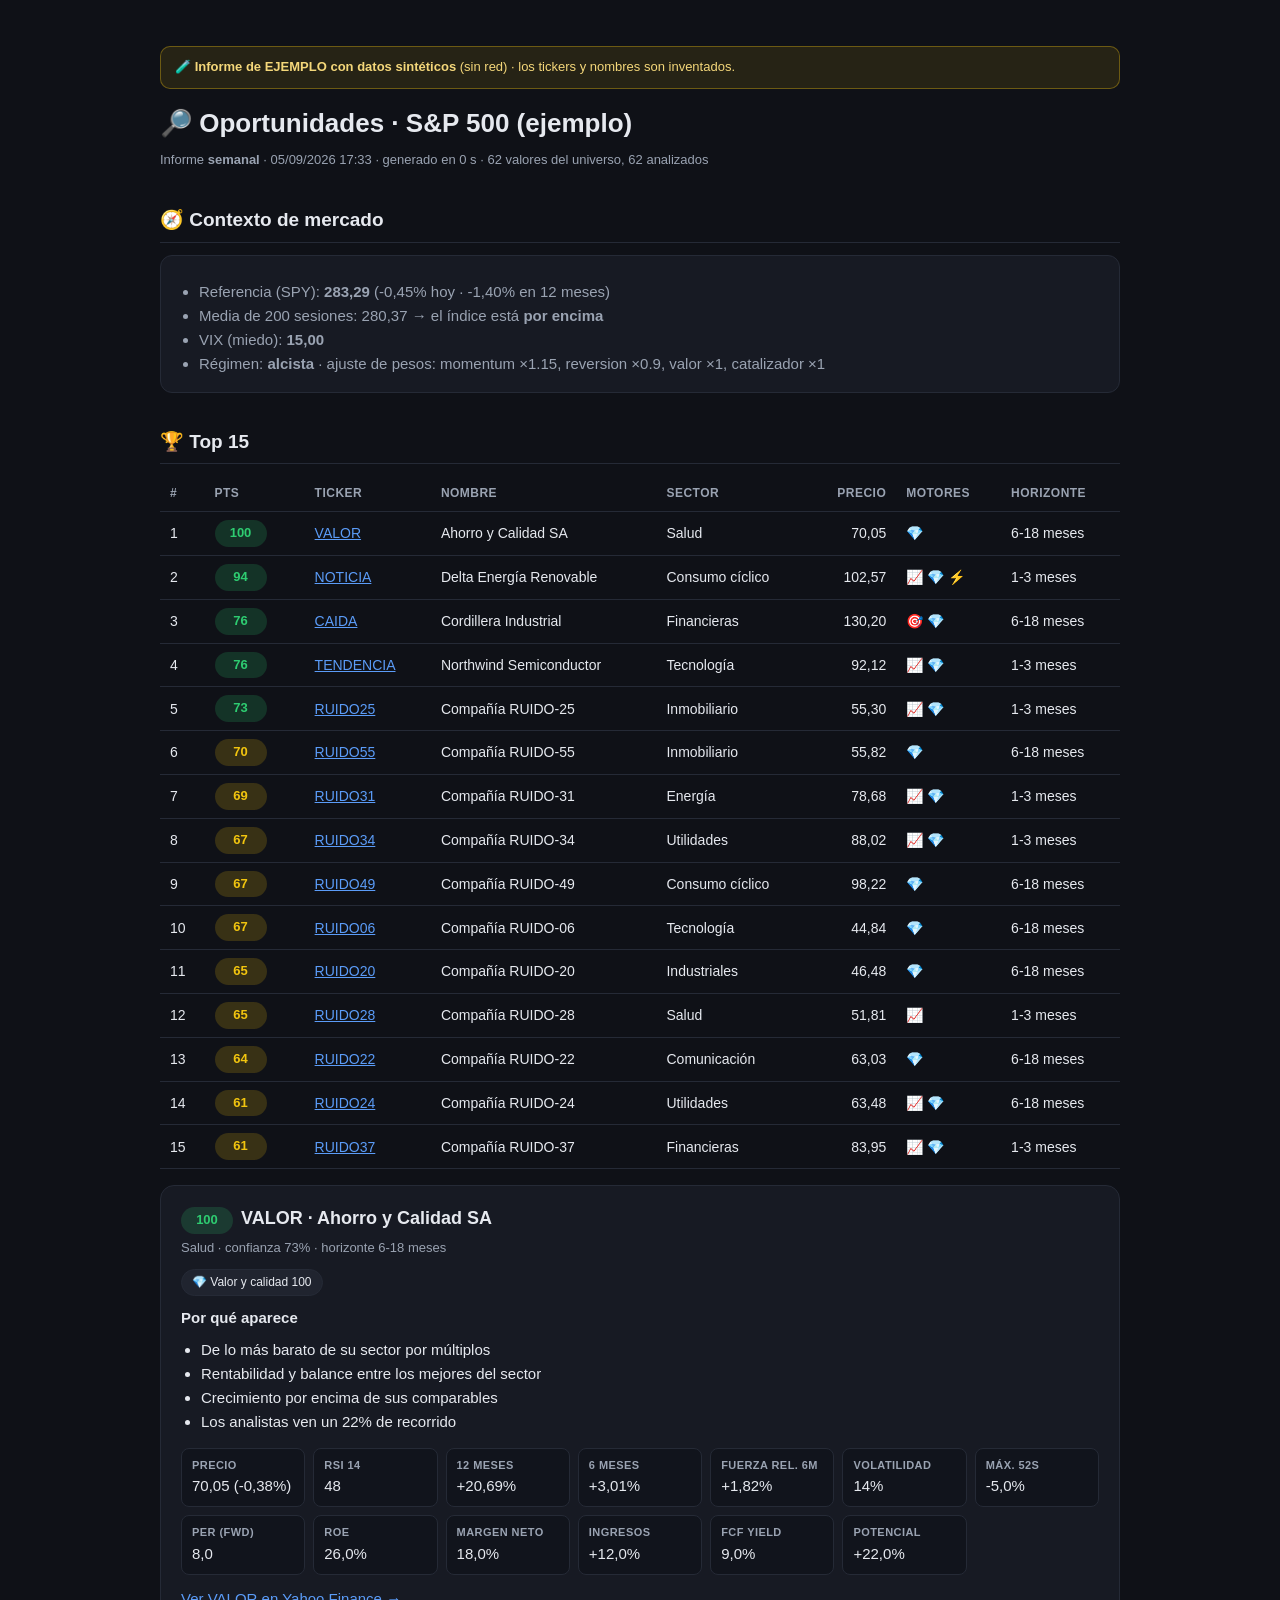
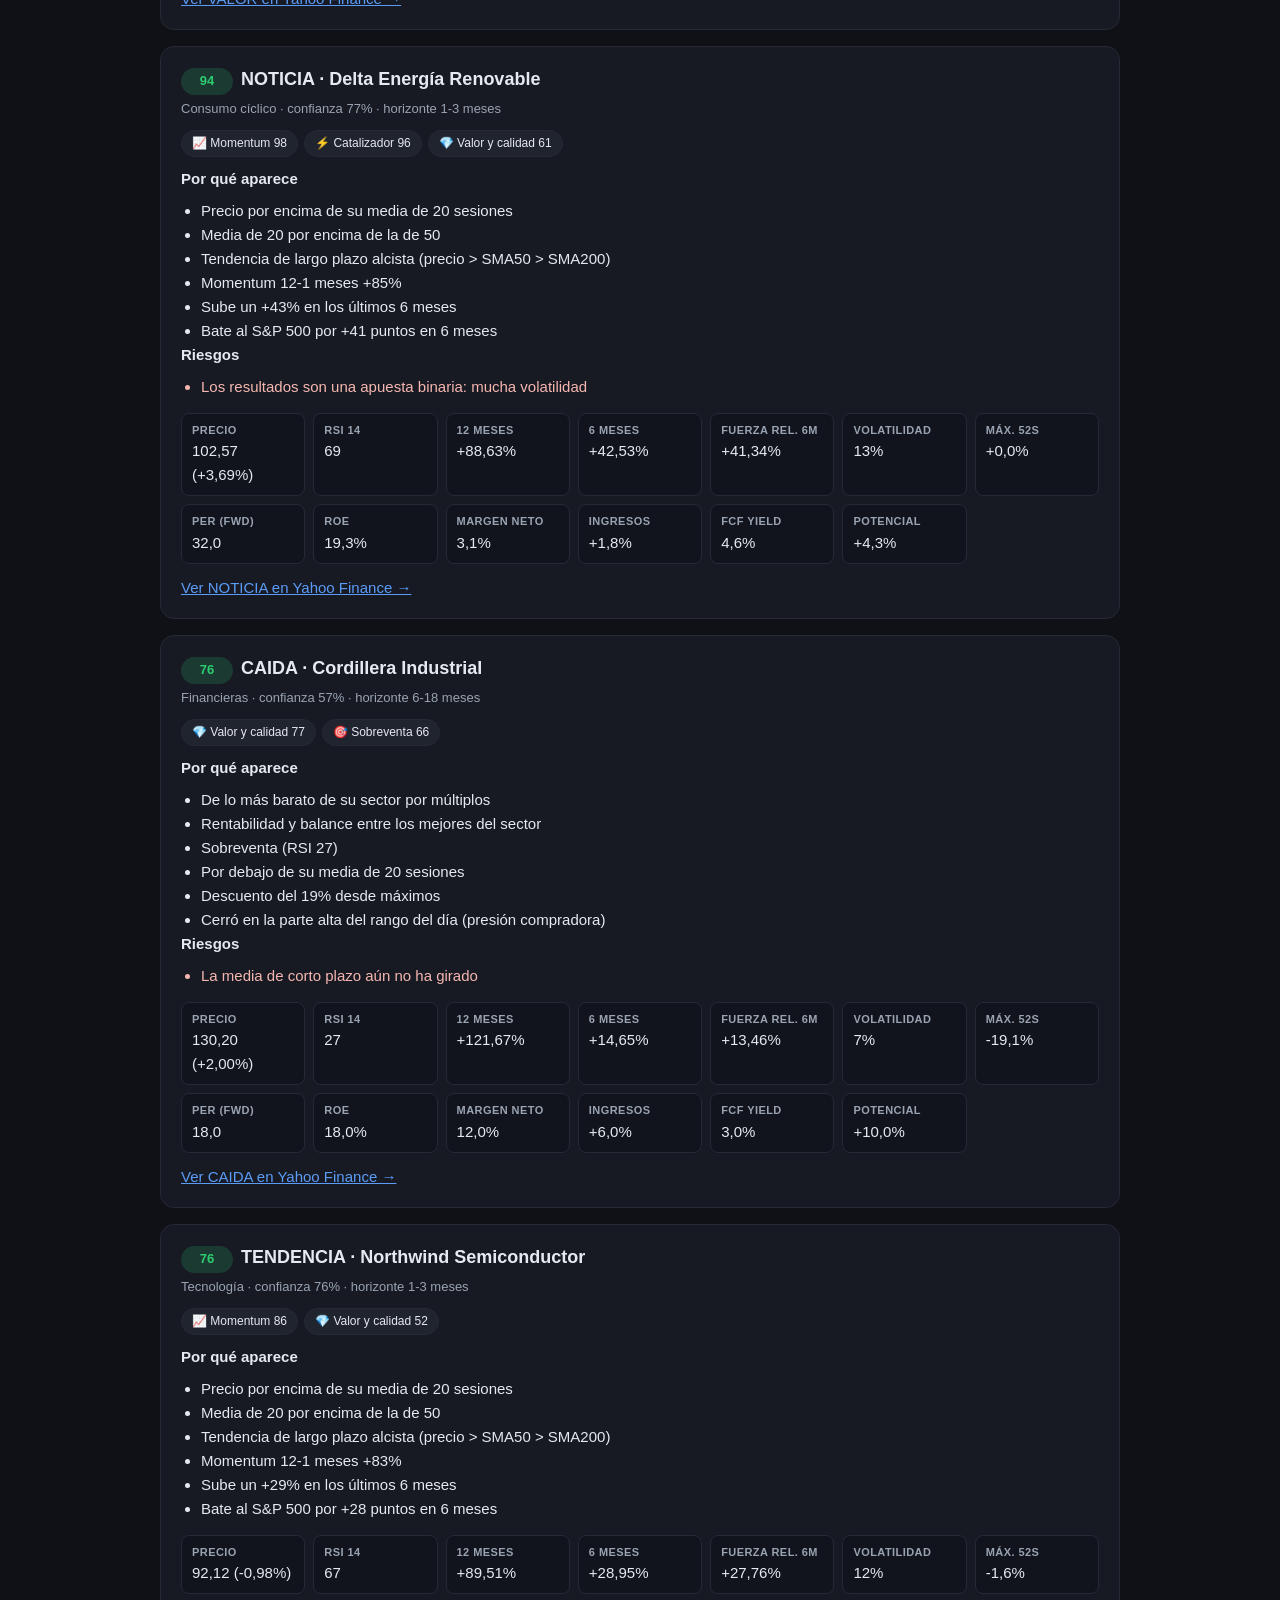
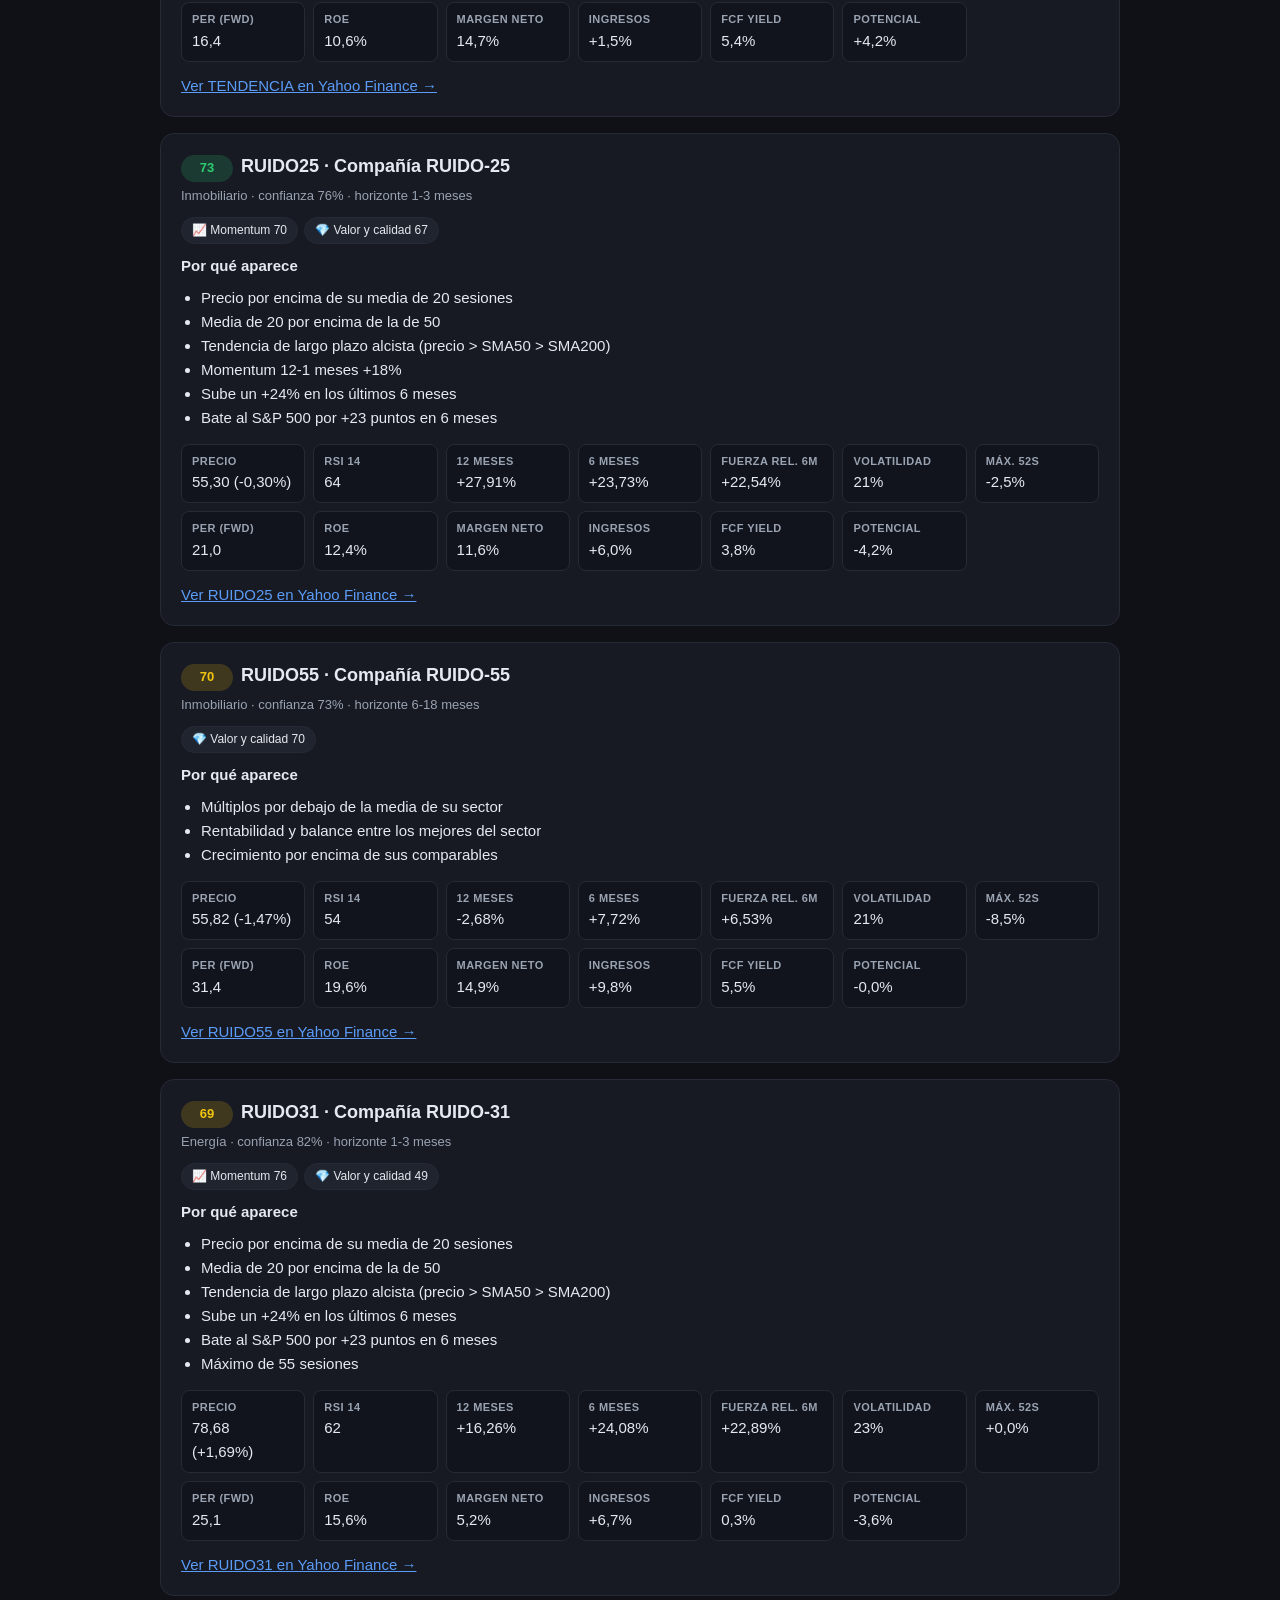
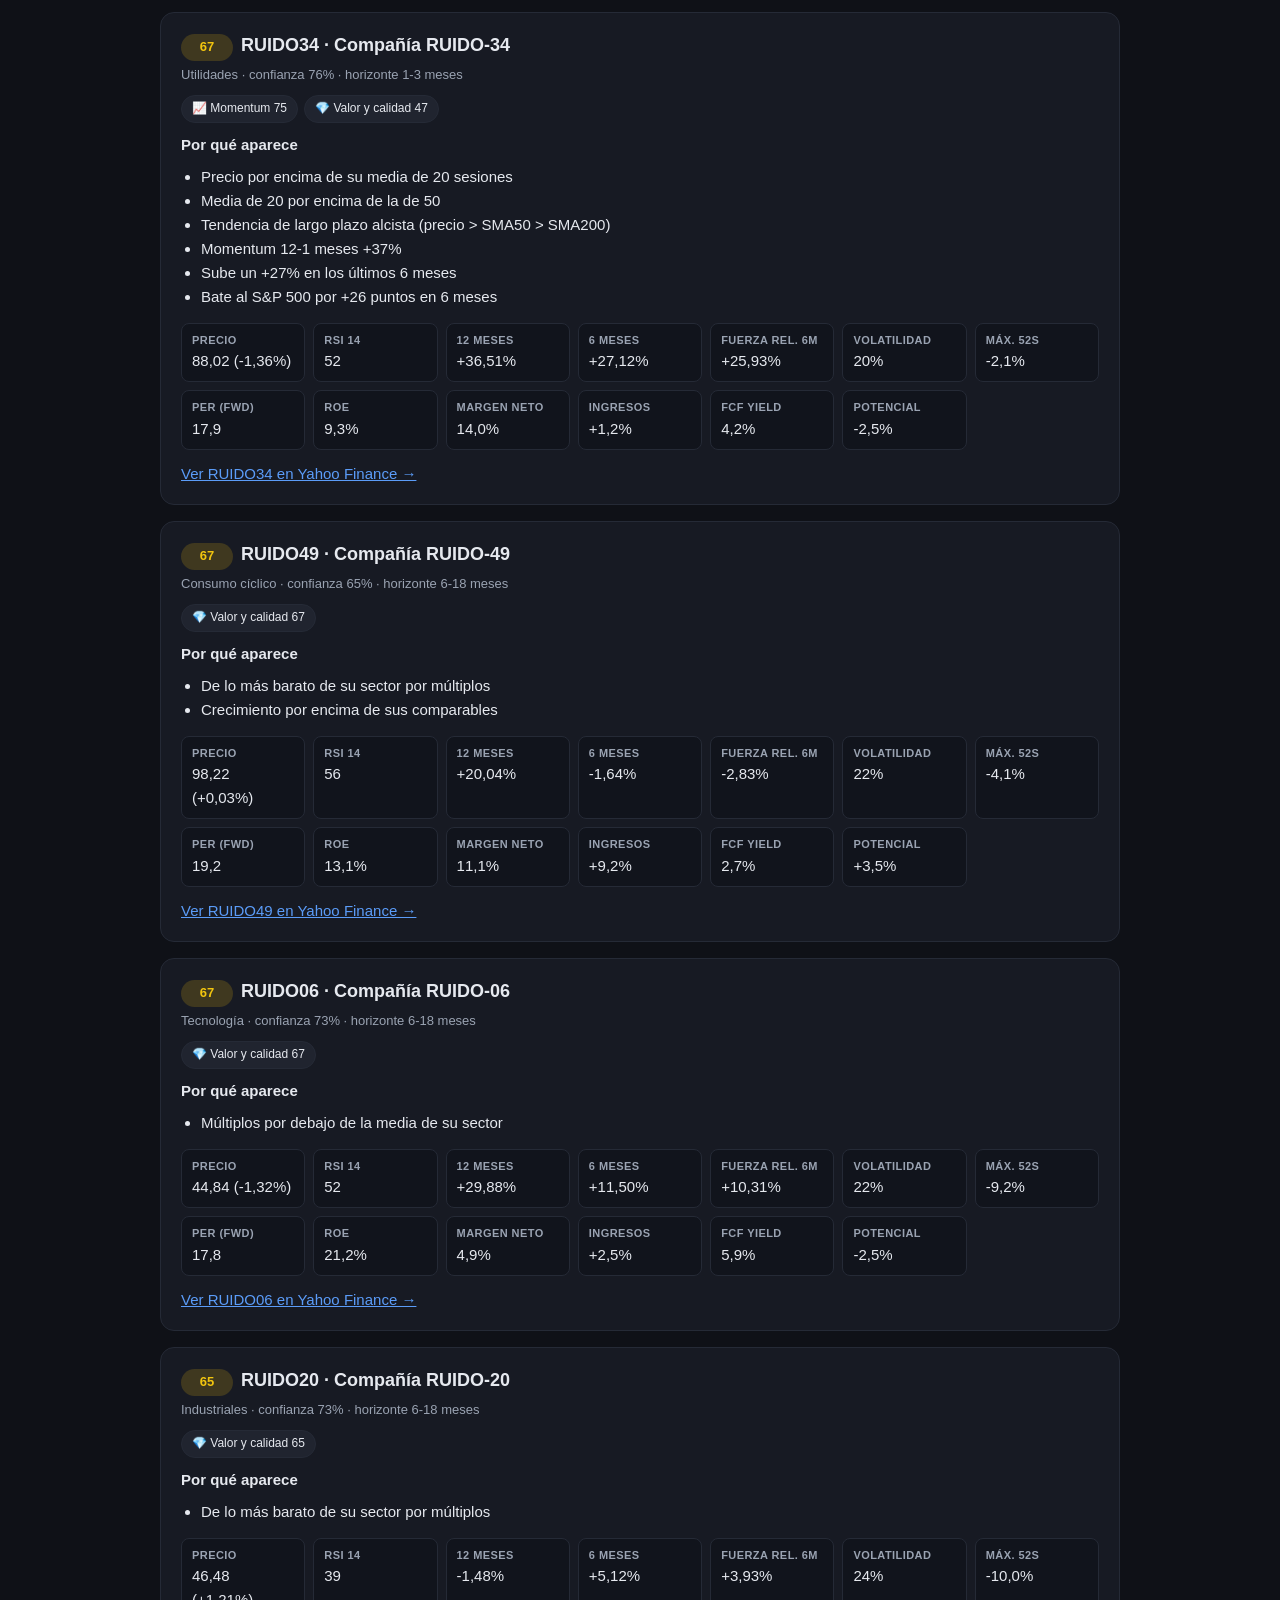
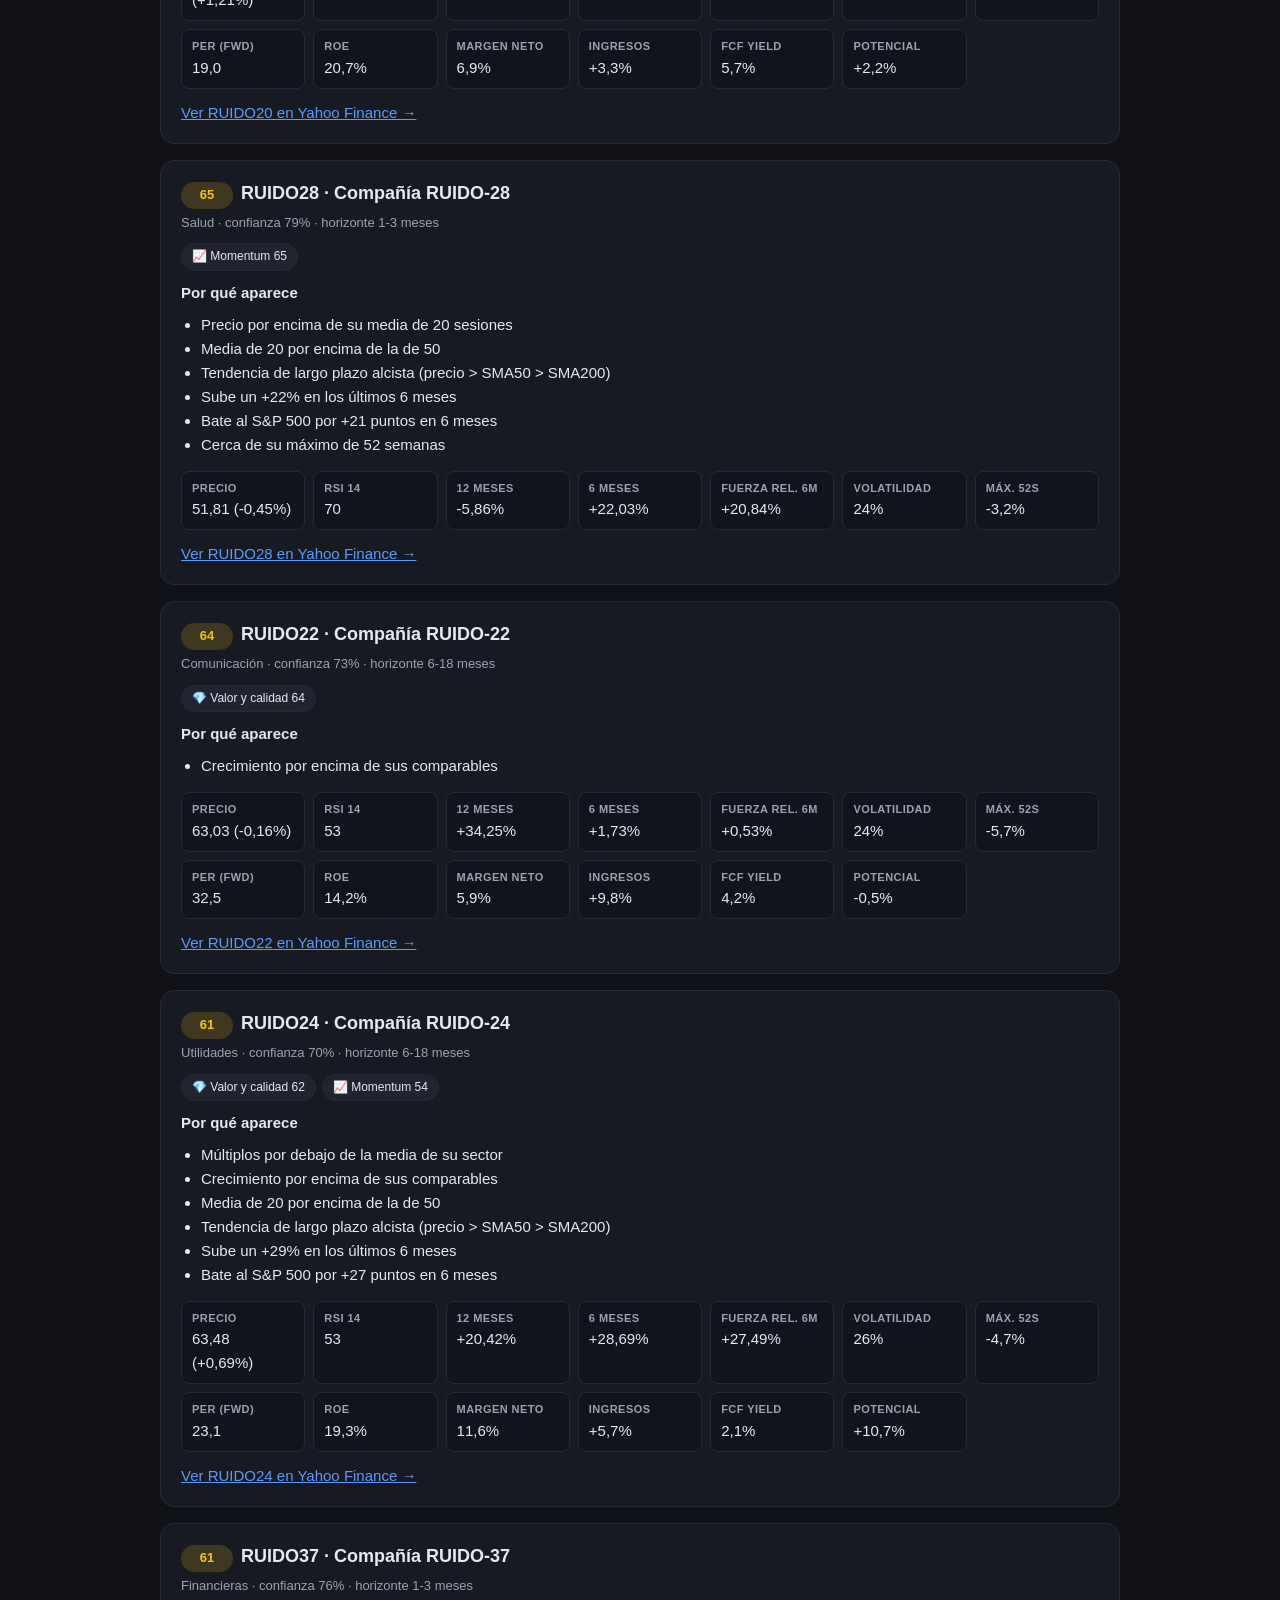
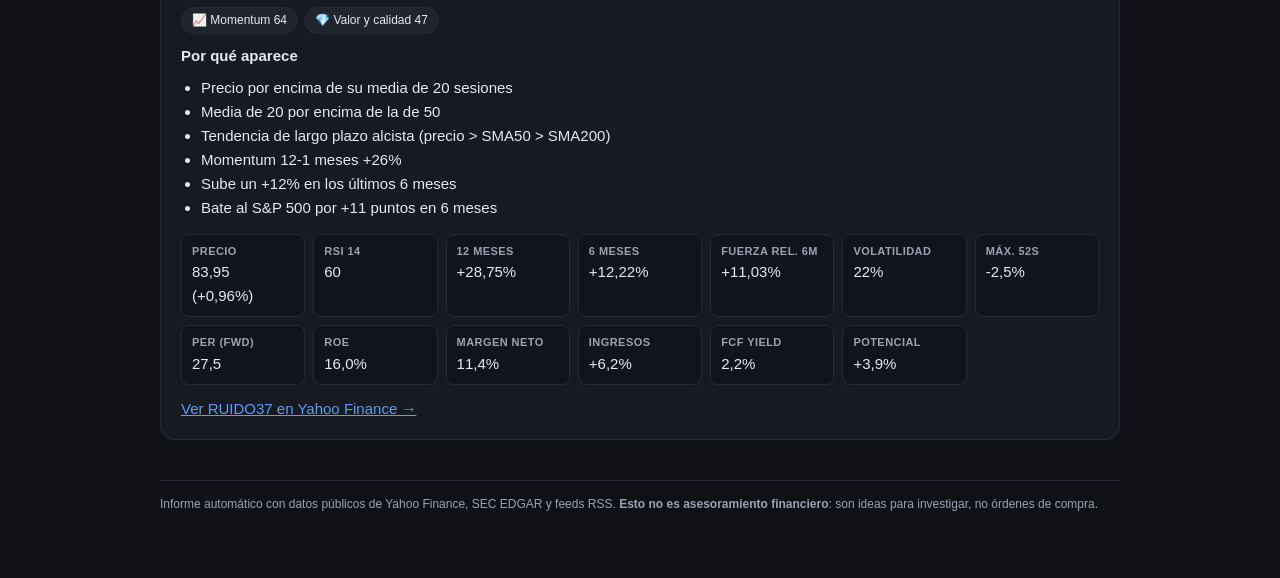
<file: informes/ejemplo.html>
<!doctype html><html lang='es'><head><meta charset='utf-8'><meta name='viewport' content='width=device-width,initial-scale=1'><title>Oportunidades · S&amp;P 500 (ejemplo) · informe semanal</title><style>
:root{--bg:#0f1117;--card:#171a23;--line:#252a36;--txt:#e6e9ef;--dim:#9aa3b2;
--verde:#2ecc71;--ambar:#f1c40f;--rojo:#e74c3c;--azul:#5b9cf8}
*{box-sizing:border-box}
body{margin:0;padding:32px 20px 64px;background:var(--bg);color:var(--txt);
font:15px/1.6 -apple-system,BlinkMacSystemFont,"Segoe UI",Roboto,Helvetica,Arial,sans-serif}
.wrap{max-width:960px;margin:0 auto}
h1{font-size:26px;margin:0 0 6px}
h2{font-size:19px;margin:34px 0 12px;padding-bottom:6px;border-bottom:1px solid var(--line)}
.sub{color:var(--dim);font-size:13px;margin-bottom:24px}
.ctx{background:var(--card);border:1px solid var(--line);border-radius:12px;padding:16px 18px}
.ctx ul{margin:8px 0 0;padding-left:20px;color:var(--dim)}
table{width:100%;border-collapse:collapse;margin:12px 0 4px;font-size:14px}
th,td{text-align:left;padding:8px 10px;border-bottom:1px solid var(--line)}
th{color:var(--dim);font-weight:600;font-size:12px;text-transform:uppercase;letter-spacing:.04em}
td.num,th.num{text-align:right}
.idea{background:var(--card);border:1px solid var(--line);border-radius:14px;
padding:18px 20px;margin:16px 0}
.idea h3{margin:0 0 4px;font-size:18px}
.badge{display:inline-block;min-width:52px;text-align:center;padding:3px 10px;border-radius:999px;
font-weight:700;font-size:13px;margin-right:8px}
.alta{background:rgba(46,204,113,.18);color:var(--verde)}
.media{background:rgba(241,196,15,.18);color:var(--ambar)}
.baja{background:rgba(231,76,60,.16);color:var(--rojo)}
.meta{color:var(--dim);font-size:13px;margin-bottom:10px}
.chips{display:flex;flex-wrap:wrap;gap:6px;margin:10px 0}
.chip{background:#20242f;border:1px solid var(--line);border-radius:999px;
padding:3px 10px;font-size:12px;color:var(--txt)}
ul.raz,ul.rie{margin:8px 0 0;padding-left:20px}
ul.rie li{color:#f6b7b0}
.grid{display:grid;grid-template-columns:repeat(auto-fit,minmax(120px,1fr));gap:8px;margin-top:14px}
.kv{background:#11141c;border:1px solid var(--line);border-radius:8px;padding:8px 10px}
.kv b{display:block;color:var(--dim);font-size:11px;text-transform:uppercase;letter-spacing:.04em}
a{color:var(--azul)}
.foot{margin-top:40px;color:var(--dim);font-size:12px;border-top:1px solid var(--line);padding-top:14px}
.aviso{background:rgba(241,196,15,.1);border:1px solid rgba(241,196,15,.35);
border-radius:10px;padding:10px 14px;color:#f4d77a;font-size:13px;margin:14px 0}
.vacio{background:var(--card);border:1px solid var(--line);border-radius:12px;padding:18px}
</style></head><body><div class='wrap'><div class='aviso'>🧪 <b>Informe de EJEMPLO con datos sintéticos</b> (sin red) · los tickers y nombres son inventados.</div><h1>🔎 Oportunidades · S&amp;P 500 (ejemplo)</h1><div class='sub'>Informe <b>semanal</b> · 05/09/2026 17:33 · generado en 0 s · 62 valores del universo, 62 analizados</div><h2>🧭 Contexto de mercado</h2><div class='ctx'><ul><li>Referencia (SPY): <b>283,29</b> (-0,45% hoy · -1,40% en 12 meses)</li><li>Media de 200 sesiones: 280,37 → el índice está <b>por encima</b></li><li>VIX (miedo): <b>15,00</b></li><li>Régimen: <b>alcista</b> · ajuste de pesos: momentum ×1.15, reversion ×0.9, valor ×1, catalizador ×1</li></ul></div><h2>🏆 Top 15</h2><table><tr><th>#</th><th>Pts</th><th>Ticker</th><th>Nombre</th><th>Sector</th><th class='num'>Precio</th><th>Motores</th><th>Horizonte</th></tr><tr><td>1</td><td><span class='badge alta'>100</span></td><td><a href='https://finance.yahoo.com/quote/VALOR'>VALOR</a></td><td>Ahorro y Calidad SA</td><td>Salud</td><td class='num'>70,05</td><td>💎</td><td>6-18 meses</td></tr><tr><td>2</td><td><span class='badge alta'>94</span></td><td><a href='https://finance.yahoo.com/quote/NOTICIA'>NOTICIA</a></td><td>Delta Energía Renovable</td><td>Consumo cíclico</td><td class='num'>102,57</td><td>📈 💎 ⚡</td><td>1-3 meses</td></tr><tr><td>3</td><td><span class='badge alta'>76</span></td><td><a href='https://finance.yahoo.com/quote/CAIDA'>CAIDA</a></td><td>Cordillera Industrial</td><td>Financieras</td><td class='num'>130,20</td><td>🎯 💎</td><td>6-18 meses</td></tr><tr><td>4</td><td><span class='badge alta'>76</span></td><td><a href='https://finance.yahoo.com/quote/TENDENCIA'>TENDENCIA</a></td><td>Northwind Semiconductor</td><td>Tecnología</td><td class='num'>92,12</td><td>📈 💎</td><td>1-3 meses</td></tr><tr><td>5</td><td><span class='badge alta'>73</span></td><td><a href='https://finance.yahoo.com/quote/RUIDO25'>RUIDO25</a></td><td>Compañía RUIDO-25</td><td>Inmobiliario</td><td class='num'>55,30</td><td>📈 💎</td><td>1-3 meses</td></tr><tr><td>6</td><td><span class='badge media'>70</span></td><td><a href='https://finance.yahoo.com/quote/RUIDO55'>RUIDO55</a></td><td>Compañía RUIDO-55</td><td>Inmobiliario</td><td class='num'>55,82</td><td>💎</td><td>6-18 meses</td></tr><tr><td>7</td><td><span class='badge media'>69</span></td><td><a href='https://finance.yahoo.com/quote/RUIDO31'>RUIDO31</a></td><td>Compañía RUIDO-31</td><td>Energía</td><td class='num'>78,68</td><td>📈 💎</td><td>1-3 meses</td></tr><tr><td>8</td><td><span class='badge media'>67</span></td><td><a href='https://finance.yahoo.com/quote/RUIDO34'>RUIDO34</a></td><td>Compañía RUIDO-34</td><td>Utilidades</td><td class='num'>88,02</td><td>📈 💎</td><td>1-3 meses</td></tr><tr><td>9</td><td><span class='badge media'>67</span></td><td><a href='https://finance.yahoo.com/quote/RUIDO49'>RUIDO49</a></td><td>Compañía RUIDO-49</td><td>Consumo cíclico</td><td class='num'>98,22</td><td>💎</td><td>6-18 meses</td></tr><tr><td>10</td><td><span class='badge media'>67</span></td><td><a href='https://finance.yahoo.com/quote/RUIDO06'>RUIDO06</a></td><td>Compañía RUIDO-06</td><td>Tecnología</td><td class='num'>44,84</td><td>💎</td><td>6-18 meses</td></tr><tr><td>11</td><td><span class='badge media'>65</span></td><td><a href='https://finance.yahoo.com/quote/RUIDO20'>RUIDO20</a></td><td>Compañía RUIDO-20</td><td>Industriales</td><td class='num'>46,48</td><td>💎</td><td>6-18 meses</td></tr><tr><td>12</td><td><span class='badge media'>65</span></td><td><a href='https://finance.yahoo.com/quote/RUIDO28'>RUIDO28</a></td><td>Compañía RUIDO-28</td><td>Salud</td><td class='num'>51,81</td><td>📈</td><td>1-3 meses</td></tr><tr><td>13</td><td><span class='badge media'>64</span></td><td><a href='https://finance.yahoo.com/quote/RUIDO22'>RUIDO22</a></td><td>Compañía RUIDO-22</td><td>Comunicación</td><td class='num'>63,03</td><td>💎</td><td>6-18 meses</td></tr><tr><td>14</td><td><span class='badge media'>61</span></td><td><a href='https://finance.yahoo.com/quote/RUIDO24'>RUIDO24</a></td><td>Compañía RUIDO-24</td><td>Utilidades</td><td class='num'>63,48</td><td>📈 💎</td><td>6-18 meses</td></tr><tr><td>15</td><td><span class='badge media'>61</span></td><td><a href='https://finance.yahoo.com/quote/RUIDO37'>RUIDO37</a></td><td>Compañía RUIDO-37</td><td>Financieras</td><td class='num'>83,95</td><td>📈 💎</td><td>1-3 meses</td></tr></table><div class='idea'><h3><span class='badge alta'>100</span>VALOR · Ahorro y Calidad SA</h3><div class='meta'>Salud · confianza 73% · horizonte 6-18 meses</div><div class='chips'><span class='chip'>💎 Valor y calidad 100</span></div><b>Por qué aparece</b><ul class='raz'><li>De lo más barato de su sector por múltiplos</li><li>Rentabilidad y balance entre los mejores del sector</li><li>Crecimiento por encima de sus comparables</li><li>Los analistas ven un 22% de recorrido</li></ul><div class='grid'><div class='kv'><b>Precio</b>70,05 (-0,38%)</div><div class='kv'><b>RSI 14</b>48</div><div class='kv'><b>12 meses</b>+20,69%</div><div class='kv'><b>6 meses</b>+3,01%</div><div class='kv'><b>Fuerza rel. 6m</b>+1,82%</div><div class='kv'><b>Volatilidad</b>14%</div><div class='kv'><b>Máx. 52s</b>-5,0%</div><div class='kv'><b>PER (fwd)</b>8,0</div><div class='kv'><b>ROE</b>26,0%</div><div class='kv'><b>Margen neto</b>18,0%</div><div class='kv'><b>Ingresos</b>+12,0%</div><div class='kv'><b>FCF yield</b>9,0%</div><div class='kv'><b>Potencial</b>+22,0%</div></div><div style='margin-top:12px'><a href='https://finance.yahoo.com/quote/VALOR'>Ver VALOR en Yahoo Finance →</a></div></div><div class='idea'><h3><span class='badge alta'>94</span>NOTICIA · Delta Energía Renovable</h3><div class='meta'>Consumo cíclico · confianza 77% · horizonte 1-3 meses</div><div class='chips'><span class='chip'>📈 Momentum 98</span><span class='chip'>⚡ Catalizador 96</span><span class='chip'>💎 Valor y calidad 61</span></div><b>Por qué aparece</b><ul class='raz'><li>Precio por encima de su media de 20 sesiones</li><li>Media de 20 por encima de la de 50</li><li>Tendencia de largo plazo alcista (precio &gt; SMA50 &gt; SMA200)</li><li>Momentum 12-1 meses +85%</li><li>Sube un +43% en los últimos 6 meses</li><li>Bate al S&amp;P 500 por +41 puntos en 6 meses</li></ul><b>Riesgos</b><ul class='rie'><li>Los resultados son una apuesta binaria: mucha volatilidad</li></ul><div class='grid'><div class='kv'><b>Precio</b>102,57 (+3,69%)</div><div class='kv'><b>RSI 14</b>69</div><div class='kv'><b>12 meses</b>+88,63%</div><div class='kv'><b>6 meses</b>+42,53%</div><div class='kv'><b>Fuerza rel. 6m</b>+41,34%</div><div class='kv'><b>Volatilidad</b>13%</div><div class='kv'><b>Máx. 52s</b>+0,0%</div><div class='kv'><b>PER (fwd)</b>32,0</div><div class='kv'><b>ROE</b>19,3%</div><div class='kv'><b>Margen neto</b>3,1%</div><div class='kv'><b>Ingresos</b>+1,8%</div><div class='kv'><b>FCF yield</b>4,6%</div><div class='kv'><b>Potencial</b>+4,3%</div></div><div style='margin-top:12px'><a href='https://finance.yahoo.com/quote/NOTICIA'>Ver NOTICIA en Yahoo Finance →</a></div></div><div class='idea'><h3><span class='badge alta'>76</span>CAIDA · Cordillera Industrial</h3><div class='meta'>Financieras · confianza 57% · horizonte 6-18 meses</div><div class='chips'><span class='chip'>💎 Valor y calidad 77</span><span class='chip'>🎯 Sobreventa 66</span></div><b>Por qué aparece</b><ul class='raz'><li>De lo más barato de su sector por múltiplos</li><li>Rentabilidad y balance entre los mejores del sector</li><li>Sobreventa (RSI 27)</li><li>Por debajo de su media de 20 sesiones</li><li>Descuento del 19% desde máximos</li><li>Cerró en la parte alta del rango del día (presión compradora)</li></ul><b>Riesgos</b><ul class='rie'><li>La media de corto plazo aún no ha girado</li></ul><div class='grid'><div class='kv'><b>Precio</b>130,20 (+2,00%)</div><div class='kv'><b>RSI 14</b>27</div><div class='kv'><b>12 meses</b>+121,67%</div><div class='kv'><b>6 meses</b>+14,65%</div><div class='kv'><b>Fuerza rel. 6m</b>+13,46%</div><div class='kv'><b>Volatilidad</b>7%</div><div class='kv'><b>Máx. 52s</b>-19,1%</div><div class='kv'><b>PER (fwd)</b>18,0</div><div class='kv'><b>ROE</b>18,0%</div><div class='kv'><b>Margen neto</b>12,0%</div><div class='kv'><b>Ingresos</b>+6,0%</div><div class='kv'><b>FCF yield</b>3,0%</div><div class='kv'><b>Potencial</b>+10,0%</div></div><div style='margin-top:12px'><a href='https://finance.yahoo.com/quote/CAIDA'>Ver CAIDA en Yahoo Finance →</a></div></div><div class='idea'><h3><span class='badge alta'>76</span>TENDENCIA · Northwind Semiconductor</h3><div class='meta'>Tecnología · confianza 76% · horizonte 1-3 meses</div><div class='chips'><span class='chip'>📈 Momentum 86</span><span class='chip'>💎 Valor y calidad 52</span></div><b>Por qué aparece</b><ul class='raz'><li>Precio por encima de su media de 20 sesiones</li><li>Media de 20 por encima de la de 50</li><li>Tendencia de largo plazo alcista (precio &gt; SMA50 &gt; SMA200)</li><li>Momentum 12-1 meses +83%</li><li>Sube un +29% en los últimos 6 meses</li><li>Bate al S&amp;P 500 por +28 puntos en 6 meses</li></ul><div class='grid'><div class='kv'><b>Precio</b>92,12 (-0,98%)</div><div class='kv'><b>RSI 14</b>67</div><div class='kv'><b>12 meses</b>+89,51%</div><div class='kv'><b>6 meses</b>+28,95%</div><div class='kv'><b>Fuerza rel. 6m</b>+27,76%</div><div class='kv'><b>Volatilidad</b>12%</div><div class='kv'><b>Máx. 52s</b>-1,6%</div><div class='kv'><b>PER (fwd)</b>16,4</div><div class='kv'><b>ROE</b>10,6%</div><div class='kv'><b>Margen neto</b>14,7%</div><div class='kv'><b>Ingresos</b>+1,5%</div><div class='kv'><b>FCF yield</b>5,4%</div><div class='kv'><b>Potencial</b>+4,2%</div></div><div style='margin-top:12px'><a href='https://finance.yahoo.com/quote/TENDENCIA'>Ver TENDENCIA en Yahoo Finance →</a></div></div><div class='idea'><h3><span class='badge alta'>73</span>RUIDO25 · Compañía RUIDO-25</h3><div class='meta'>Inmobiliario · confianza 76% · horizonte 1-3 meses</div><div class='chips'><span class='chip'>📈 Momentum 70</span><span class='chip'>💎 Valor y calidad 67</span></div><b>Por qué aparece</b><ul class='raz'><li>Precio por encima de su media de 20 sesiones</li><li>Media de 20 por encima de la de 50</li><li>Tendencia de largo plazo alcista (precio &gt; SMA50 &gt; SMA200)</li><li>Momentum 12-1 meses +18%</li><li>Sube un +24% en los últimos 6 meses</li><li>Bate al S&amp;P 500 por +23 puntos en 6 meses</li></ul><div class='grid'><div class='kv'><b>Precio</b>55,30 (-0,30%)</div><div class='kv'><b>RSI 14</b>64</div><div class='kv'><b>12 meses</b>+27,91%</div><div class='kv'><b>6 meses</b>+23,73%</div><div class='kv'><b>Fuerza rel. 6m</b>+22,54%</div><div class='kv'><b>Volatilidad</b>21%</div><div class='kv'><b>Máx. 52s</b>-2,5%</div><div class='kv'><b>PER (fwd)</b>21,0</div><div class='kv'><b>ROE</b>12,4%</div><div class='kv'><b>Margen neto</b>11,6%</div><div class='kv'><b>Ingresos</b>+6,0%</div><div class='kv'><b>FCF yield</b>3,8%</div><div class='kv'><b>Potencial</b>-4,2%</div></div><div style='margin-top:12px'><a href='https://finance.yahoo.com/quote/RUIDO25'>Ver RUIDO25 en Yahoo Finance →</a></div></div><div class='idea'><h3><span class='badge media'>70</span>RUIDO55 · Compañía RUIDO-55</h3><div class='meta'>Inmobiliario · confianza 73% · horizonte 6-18 meses</div><div class='chips'><span class='chip'>💎 Valor y calidad 70</span></div><b>Por qué aparece</b><ul class='raz'><li>Múltiplos por debajo de la media de su sector</li><li>Rentabilidad y balance entre los mejores del sector</li><li>Crecimiento por encima de sus comparables</li></ul><div class='grid'><div class='kv'><b>Precio</b>55,82 (-1,47%)</div><div class='kv'><b>RSI 14</b>54</div><div class='kv'><b>12 meses</b>-2,68%</div><div class='kv'><b>6 meses</b>+7,72%</div><div class='kv'><b>Fuerza rel. 6m</b>+6,53%</div><div class='kv'><b>Volatilidad</b>21%</div><div class='kv'><b>Máx. 52s</b>-8,5%</div><div class='kv'><b>PER (fwd)</b>31,4</div><div class='kv'><b>ROE</b>19,6%</div><div class='kv'><b>Margen neto</b>14,9%</div><div class='kv'><b>Ingresos</b>+9,8%</div><div class='kv'><b>FCF yield</b>5,5%</div><div class='kv'><b>Potencial</b>-0,0%</div></div><div style='margin-top:12px'><a href='https://finance.yahoo.com/quote/RUIDO55'>Ver RUIDO55 en Yahoo Finance →</a></div></div><div class='idea'><h3><span class='badge media'>69</span>RUIDO31 · Compañía RUIDO-31</h3><div class='meta'>Energía · confianza 82% · horizonte 1-3 meses</div><div class='chips'><span class='chip'>📈 Momentum 76</span><span class='chip'>💎 Valor y calidad 49</span></div><b>Por qué aparece</b><ul class='raz'><li>Precio por encima de su media de 20 sesiones</li><li>Media de 20 por encima de la de 50</li><li>Tendencia de largo plazo alcista (precio &gt; SMA50 &gt; SMA200)</li><li>Sube un +24% en los últimos 6 meses</li><li>Bate al S&amp;P 500 por +23 puntos en 6 meses</li><li>Máximo de 55 sesiones</li></ul><div class='grid'><div class='kv'><b>Precio</b>78,68 (+1,69%)</div><div class='kv'><b>RSI 14</b>62</div><div class='kv'><b>12 meses</b>+16,26%</div><div class='kv'><b>6 meses</b>+24,08%</div><div class='kv'><b>Fuerza rel. 6m</b>+22,89%</div><div class='kv'><b>Volatilidad</b>23%</div><div class='kv'><b>Máx. 52s</b>+0,0%</div><div class='kv'><b>PER (fwd)</b>25,1</div><div class='kv'><b>ROE</b>15,6%</div><div class='kv'><b>Margen neto</b>5,2%</div><div class='kv'><b>Ingresos</b>+6,7%</div><div class='kv'><b>FCF yield</b>0,3%</div><div class='kv'><b>Potencial</b>-3,6%</div></div><div style='margin-top:12px'><a href='https://finance.yahoo.com/quote/RUIDO31'>Ver RUIDO31 en Yahoo Finance →</a></div></div><div class='idea'><h3><span class='badge media'>67</span>RUIDO34 · Compañía RUIDO-34</h3><div class='meta'>Utilidades · confianza 76% · horizonte 1-3 meses</div><div class='chips'><span class='chip'>📈 Momentum 75</span><span class='chip'>💎 Valor y calidad 47</span></div><b>Por qué aparece</b><ul class='raz'><li>Precio por encima de su media de 20 sesiones</li><li>Media de 20 por encima de la de 50</li><li>Tendencia de largo plazo alcista (precio &gt; SMA50 &gt; SMA200)</li><li>Momentum 12-1 meses +37%</li><li>Sube un +27% en los últimos 6 meses</li><li>Bate al S&amp;P 500 por +26 puntos en 6 meses</li></ul><div class='grid'><div class='kv'><b>Precio</b>88,02 (-1,36%)</div><div class='kv'><b>RSI 14</b>52</div><div class='kv'><b>12 meses</b>+36,51%</div><div class='kv'><b>6 meses</b>+27,12%</div><div class='kv'><b>Fuerza rel. 6m</b>+25,93%</div><div class='kv'><b>Volatilidad</b>20%</div><div class='kv'><b>Máx. 52s</b>-2,1%</div><div class='kv'><b>PER (fwd)</b>17,9</div><div class='kv'><b>ROE</b>9,3%</div><div class='kv'><b>Margen neto</b>14,0%</div><div class='kv'><b>Ingresos</b>+1,2%</div><div class='kv'><b>FCF yield</b>4,2%</div><div class='kv'><b>Potencial</b>-2,5%</div></div><div style='margin-top:12px'><a href='https://finance.yahoo.com/quote/RUIDO34'>Ver RUIDO34 en Yahoo Finance →</a></div></div><div class='idea'><h3><span class='badge media'>67</span>RUIDO49 · Compañía RUIDO-49</h3><div class='meta'>Consumo cíclico · confianza 65% · horizonte 6-18 meses</div><div class='chips'><span class='chip'>💎 Valor y calidad 67</span></div><b>Por qué aparece</b><ul class='raz'><li>De lo más barato de su sector por múltiplos</li><li>Crecimiento por encima de sus comparables</li></ul><div class='grid'><div class='kv'><b>Precio</b>98,22 (+0,03%)</div><div class='kv'><b>RSI 14</b>56</div><div class='kv'><b>12 meses</b>+20,04%</div><div class='kv'><b>6 meses</b>-1,64%</div><div class='kv'><b>Fuerza rel. 6m</b>-2,83%</div><div class='kv'><b>Volatilidad</b>22%</div><div class='kv'><b>Máx. 52s</b>-4,1%</div><div class='kv'><b>PER (fwd)</b>19,2</div><div class='kv'><b>ROE</b>13,1%</div><div class='kv'><b>Margen neto</b>11,1%</div><div class='kv'><b>Ingresos</b>+9,2%</div><div class='kv'><b>FCF yield</b>2,7%</div><div class='kv'><b>Potencial</b>+3,5%</div></div><div style='margin-top:12px'><a href='https://finance.yahoo.com/quote/RUIDO49'>Ver RUIDO49 en Yahoo Finance →</a></div></div><div class='idea'><h3><span class='badge media'>67</span>RUIDO06 · Compañía RUIDO-06</h3><div class='meta'>Tecnología · confianza 73% · horizonte 6-18 meses</div><div class='chips'><span class='chip'>💎 Valor y calidad 67</span></div><b>Por qué aparece</b><ul class='raz'><li>Múltiplos por debajo de la media de su sector</li></ul><div class='grid'><div class='kv'><b>Precio</b>44,84 (-1,32%)</div><div class='kv'><b>RSI 14</b>52</div><div class='kv'><b>12 meses</b>+29,88%</div><div class='kv'><b>6 meses</b>+11,50%</div><div class='kv'><b>Fuerza rel. 6m</b>+10,31%</div><div class='kv'><b>Volatilidad</b>22%</div><div class='kv'><b>Máx. 52s</b>-9,2%</div><div class='kv'><b>PER (fwd)</b>17,8</div><div class='kv'><b>ROE</b>21,2%</div><div class='kv'><b>Margen neto</b>4,9%</div><div class='kv'><b>Ingresos</b>+2,5%</div><div class='kv'><b>FCF yield</b>5,9%</div><div class='kv'><b>Potencial</b>-2,5%</div></div><div style='margin-top:12px'><a href='https://finance.yahoo.com/quote/RUIDO06'>Ver RUIDO06 en Yahoo Finance →</a></div></div><div class='idea'><h3><span class='badge media'>65</span>RUIDO20 · Compañía RUIDO-20</h3><div class='meta'>Industriales · confianza 73% · horizonte 6-18 meses</div><div class='chips'><span class='chip'>💎 Valor y calidad 65</span></div><b>Por qué aparece</b><ul class='raz'><li>De lo más barato de su sector por múltiplos</li></ul><div class='grid'><div class='kv'><b>Precio</b>46,48 (+1,21%)</div><div class='kv'><b>RSI 14</b>39</div><div class='kv'><b>12 meses</b>-1,48%</div><div class='kv'><b>6 meses</b>+5,12%</div><div class='kv'><b>Fuerza rel. 6m</b>+3,93%</div><div class='kv'><b>Volatilidad</b>24%</div><div class='kv'><b>Máx. 52s</b>-10,0%</div><div class='kv'><b>PER (fwd)</b>19,0</div><div class='kv'><b>ROE</b>20,7%</div><div class='kv'><b>Margen neto</b>6,9%</div><div class='kv'><b>Ingresos</b>+3,3%</div><div class='kv'><b>FCF yield</b>5,7%</div><div class='kv'><b>Potencial</b>+2,2%</div></div><div style='margin-top:12px'><a href='https://finance.yahoo.com/quote/RUIDO20'>Ver RUIDO20 en Yahoo Finance →</a></div></div><div class='idea'><h3><span class='badge media'>65</span>RUIDO28 · Compañía RUIDO-28</h3><div class='meta'>Salud · confianza 79% · horizonte 1-3 meses</div><div class='chips'><span class='chip'>📈 Momentum 65</span></div><b>Por qué aparece</b><ul class='raz'><li>Precio por encima de su media de 20 sesiones</li><li>Media de 20 por encima de la de 50</li><li>Tendencia de largo plazo alcista (precio &gt; SMA50 &gt; SMA200)</li><li>Sube un +22% en los últimos 6 meses</li><li>Bate al S&amp;P 500 por +21 puntos en 6 meses</li><li>Cerca de su máximo de 52 semanas</li></ul><div class='grid'><div class='kv'><b>Precio</b>51,81 (-0,45%)</div><div class='kv'><b>RSI 14</b>70</div><div class='kv'><b>12 meses</b>-5,86%</div><div class='kv'><b>6 meses</b>+22,03%</div><div class='kv'><b>Fuerza rel. 6m</b>+20,84%</div><div class='kv'><b>Volatilidad</b>24%</div><div class='kv'><b>Máx. 52s</b>-3,2%</div></div><div style='margin-top:12px'><a href='https://finance.yahoo.com/quote/RUIDO28'>Ver RUIDO28 en Yahoo Finance →</a></div></div><div class='idea'><h3><span class='badge media'>64</span>RUIDO22 · Compañía RUIDO-22</h3><div class='meta'>Comunicación · confianza 73% · horizonte 6-18 meses</div><div class='chips'><span class='chip'>💎 Valor y calidad 64</span></div><b>Por qué aparece</b><ul class='raz'><li>Crecimiento por encima de sus comparables</li></ul><div class='grid'><div class='kv'><b>Precio</b>63,03 (-0,16%)</div><div class='kv'><b>RSI 14</b>53</div><div class='kv'><b>12 meses</b>+34,25%</div><div class='kv'><b>6 meses</b>+1,73%</div><div class='kv'><b>Fuerza rel. 6m</b>+0,53%</div><div class='kv'><b>Volatilidad</b>24%</div><div class='kv'><b>Máx. 52s</b>-5,7%</div><div class='kv'><b>PER (fwd)</b>32,5</div><div class='kv'><b>ROE</b>14,2%</div><div class='kv'><b>Margen neto</b>5,9%</div><div class='kv'><b>Ingresos</b>+9,8%</div><div class='kv'><b>FCF yield</b>4,2%</div><div class='kv'><b>Potencial</b>-0,5%</div></div><div style='margin-top:12px'><a href='https://finance.yahoo.com/quote/RUIDO22'>Ver RUIDO22 en Yahoo Finance →</a></div></div><div class='idea'><h3><span class='badge media'>61</span>RUIDO24 · Compañía RUIDO-24</h3><div class='meta'>Utilidades · confianza 70% · horizonte 6-18 meses</div><div class='chips'><span class='chip'>💎 Valor y calidad 62</span><span class='chip'>📈 Momentum 54</span></div><b>Por qué aparece</b><ul class='raz'><li>Múltiplos por debajo de la media de su sector</li><li>Crecimiento por encima de sus comparables</li><li>Media de 20 por encima de la de 50</li><li>Tendencia de largo plazo alcista (precio &gt; SMA50 &gt; SMA200)</li><li>Sube un +29% en los últimos 6 meses</li><li>Bate al S&amp;P 500 por +27 puntos en 6 meses</li></ul><div class='grid'><div class='kv'><b>Precio</b>63,48 (+0,69%)</div><div class='kv'><b>RSI 14</b>53</div><div class='kv'><b>12 meses</b>+20,42%</div><div class='kv'><b>6 meses</b>+28,69%</div><div class='kv'><b>Fuerza rel. 6m</b>+27,49%</div><div class='kv'><b>Volatilidad</b>26%</div><div class='kv'><b>Máx. 52s</b>-4,7%</div><div class='kv'><b>PER (fwd)</b>23,1</div><div class='kv'><b>ROE</b>19,3%</div><div class='kv'><b>Margen neto</b>11,6%</div><div class='kv'><b>Ingresos</b>+5,7%</div><div class='kv'><b>FCF yield</b>2,1%</div><div class='kv'><b>Potencial</b>+10,7%</div></div><div style='margin-top:12px'><a href='https://finance.yahoo.com/quote/RUIDO24'>Ver RUIDO24 en Yahoo Finance →</a></div></div><div class='idea'><h3><span class='badge media'>61</span>RUIDO37 · Compañía RUIDO-37</h3><div class='meta'>Financieras · confianza 76% · horizonte 1-3 meses</div><div class='chips'><span class='chip'>📈 Momentum 64</span><span class='chip'>💎 Valor y calidad 47</span></div><b>Por qué aparece</b><ul class='raz'><li>Precio por encima de su media de 20 sesiones</li><li>Media de 20 por encima de la de 50</li><li>Tendencia de largo plazo alcista (precio &gt; SMA50 &gt; SMA200)</li><li>Momentum 12-1 meses +26%</li><li>Sube un +12% en los últimos 6 meses</li><li>Bate al S&amp;P 500 por +11 puntos en 6 meses</li></ul><div class='grid'><div class='kv'><b>Precio</b>83,95 (+0,96%)</div><div class='kv'><b>RSI 14</b>60</div><div class='kv'><b>12 meses</b>+28,75%</div><div class='kv'><b>6 meses</b>+12,22%</div><div class='kv'><b>Fuerza rel. 6m</b>+11,03%</div><div class='kv'><b>Volatilidad</b>22%</div><div class='kv'><b>Máx. 52s</b>-2,5%</div><div class='kv'><b>PER (fwd)</b>27,5</div><div class='kv'><b>ROE</b>16,0%</div><div class='kv'><b>Margen neto</b>11,4%</div><div class='kv'><b>Ingresos</b>+6,2%</div><div class='kv'><b>FCF yield</b>2,2%</div><div class='kv'><b>Potencial</b>+3,9%</div></div><div style='margin-top:12px'><a href='https://finance.yahoo.com/quote/RUIDO37'>Ver RUIDO37 en Yahoo Finance →</a></div></div><div class='foot'>Informe automático con datos públicos de Yahoo Finance, SEC EDGAR y feeds RSS. <b>Esto no es asesoramiento financiero</b>: son ideas para investigar, no órdenes de compra.</div></div></body></html>
</file>
